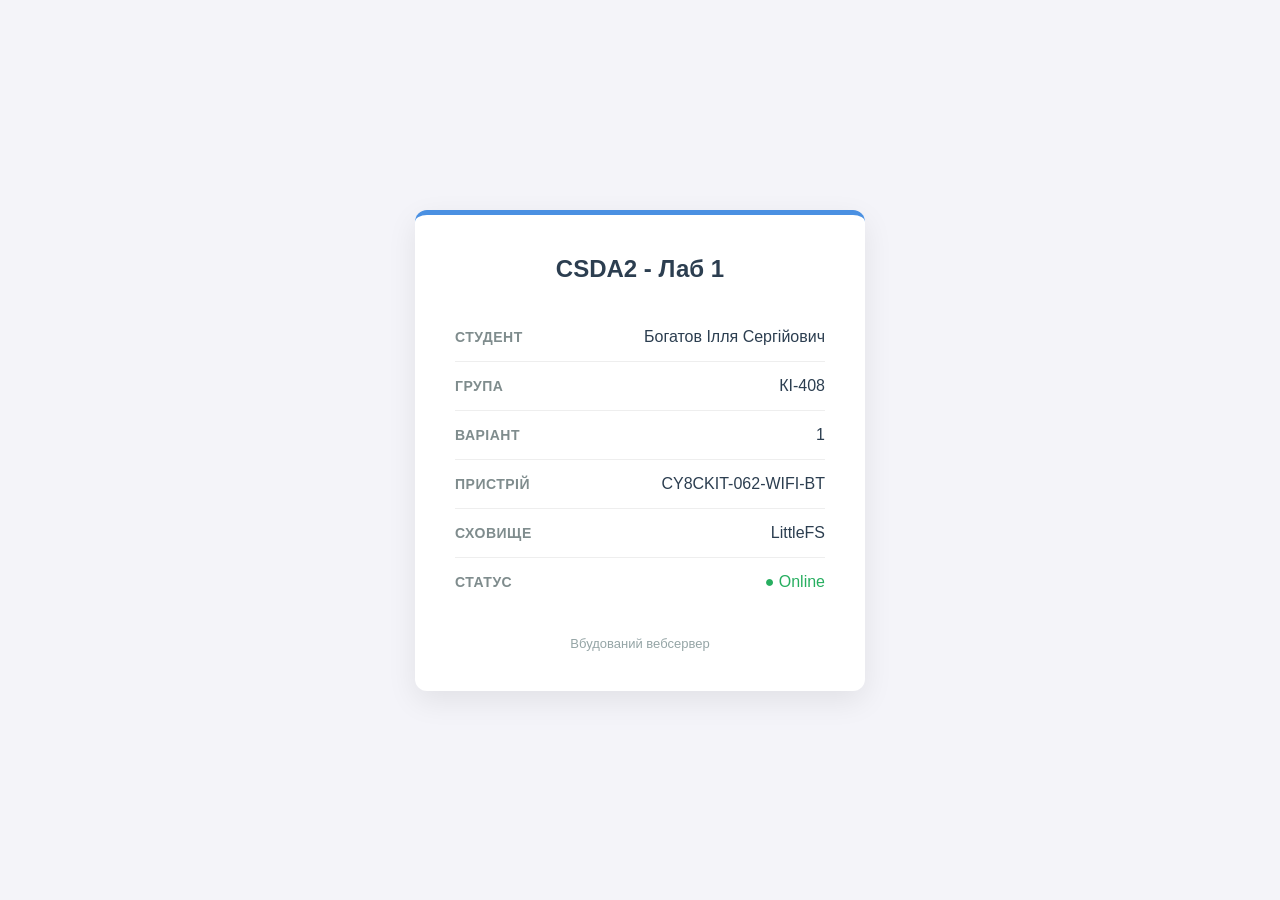
<file: lab1/index.html>
<!DOCTYPE html>
<html lang="uk">

<head>
    <meta charset="UTF-8">
    <meta name="viewport" content="width=device-width, initial-scale=1.0">
    <title>Лабораторна робота 1</title>
    <style>
        * {
            margin: 0;
            padding: 0;
            box-sizing: border-box;
        }

        body {
            font-family: -apple-system, BlinkMacSystemFont, "Segoe UI", Roboto, Helvetica, Arial, sans-serif;
            min-height: 100vh;
            display: flex;
            align-items: center;
            justify-content: center;
            background-color: #f4f4f9;
            color: #333;
            padding: 20px;
        }

        .card {
            background: #ffffff;
            border-radius: 12px;
            padding: 40px;
            max-width: 450px;
            width: 100%;
            box-shadow: 0 10px 30px rgba(0, 0, 0, 0.08);
            border-top: 5px solid #4a90e2;
        }

        h1 {
            text-align: center;
            color: #2c3e50;
            font-size: 24px;
            margin-bottom: 30px;
            font-weight: 600;
        }

        .info-list {
            list-style: none;
        }

        .info-list li {
            padding: 15px 0;
            border-bottom: 1px solid #eee;
            display: flex;
            justify-content: space-between;
            align-items: center;
        }

        .info-list li:last-child {
            border-bottom: none;
        }

        .label {
            font-size: 14px;
            font-weight: 600;
            color: #7f8c8d;
            text-transform: uppercase;
            letter-spacing: 0.5px;
        }

        .value {
            font-size: 16px;
            font-weight: 500;
            color: #2c3e50;
            text-align: right;
        }
        
        .footer {
            margin-top: 30px;
            text-align: center;
            font-size: 13px;
            color: #95a5a6;
        }
    </style>
</head>

<body>
    <div class="card">
        <h1>CSDA2 - Лаб 1</h1>
        <ul class="info-list">
            <li>
                <span class="label">Студент</span>
                <span class="value">Богатов Ілля Сергійович</span>
            </li>
            <li>
                <span class="label">Група</span>
                <span class="value">КІ-408</span>
            </li>
            <li>
                <span class="label">Варіант</span>
                <span class="value">1</span>
            </li>
            <li>
                <span class="label">Пристрій</span>
                <span class="value">CY8CKIT-062-WIFI-BT</span>
            </li>
            <li>
                <span class="label">Сховище</span>
                <span class="value">LittleFS</span>
            </li>
            <li>
                <span class="label">Статус</span>
                <span style="color: #27ae60;" class="value">● Online</span>
            </li>
        </ul>
        <div class="footer">
            Вбудований вебсервер
        </div>
    </div>
</body>

</html>
</file>
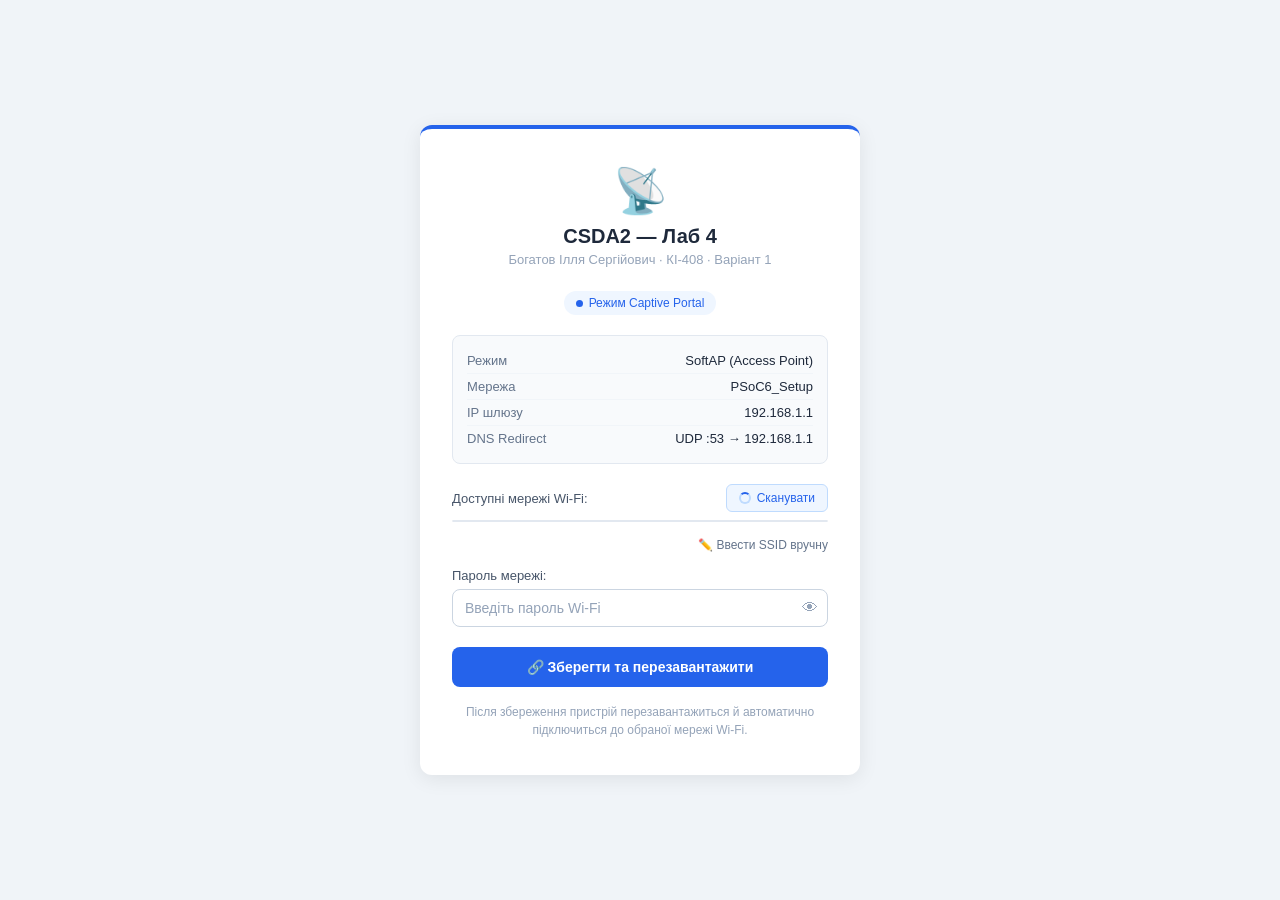
<file: lab4/index.html>
<!DOCTYPE html>
<html lang="uk">

<head>
    <meta charset="UTF-8">
    <meta name="viewport" content="width=device-width, initial-scale=1.0">
    <title>PSoC6 — Налаштування Wi-Fi (Captive Portal)</title>
    <link rel="stylesheet" href="style.css">
</head>

<body>
    <div class="card">
        <!-- Icon -->
        <div class="icon">📡</div>

        <!-- Header -->
        <h1>CSDA2 — Лаб 4</h1>
        <p class="subtitle">Богатов Ілля Сергійович · КІ-408 · Варіант 1</p>

        <!-- Status Badge -->
        <div style="text-align:center">
            <span class="status-badge">
                <span class="dot"></span>
                Режим Captive Portal
            </span>
        </div>

        <!-- Info -->
        <div class="info-section">
            <div class="info-row">
                <span>Режим</span>
                <span>SoftAP (Access Point)</span>
            </div>
            <div class="info-row">
                <span>Мережа</span>
                <span>PSoC6_Setup</span>
            </div>
            <div class="info-row">
                <span>IP шлюзу</span>
                <span>192.168.1.1</span>
            </div>
            <div class="info-row">
                <span>DNS Redirect</span>
                <span>UDP :53 → 192.168.1.1</span>
            </div>
        </div>

        <!-- Form -->
        <form action="/save" method="POST" id="configForm">
            <!-- Hidden field for SSID -->
            <input type="hidden" id="ssidHidden" name="ssid" value="">

            <!-- Label + Scan button -->
            <div class="row-between">
                <label style="margin-bottom:0" for="networkList">Доступні мережі Wi-Fi:</label>
                <button type="button" class="btn-scan" id="btnScan" onclick="simulateScan()">
                    <span class="scan-icon">🔄</span>
                    <span class="spinner"></span>
                    Сканувати
                </button>
            </div>

            <!-- Network list -->
            <div class="network-list-wrap" id="networkListWrap">
                <div class="network-list" id="networkList"></div>
            </div>

            <!-- Manual toggle -->
            <div class="manual-toggle" id="manualToggle" onclick="toggleManualInput()">
                ✏️ Ввести SSID вручну
            </div>

            <!-- Manual SSID input -->
            <div class="manual-input-wrap" id="manualInputWrap">
                <input type="text" id="manualSsid" placeholder="Назва мережі (SSID)"
                    oninput="document.getElementById('ssidHidden').value = this.value">
            </div>

            <!-- Password -->
            <label for="password">Пароль мережі:</label>
            <div class="password-wrap">
                <input type="password" id="password" name="password" placeholder="Введіть пароль Wi-Fi">
                <button type="button" class="toggle-pass" onclick="togglePassword()">👁</button>
            </div>

            <!-- Submit -->
            <button type="submit" class="btn-submit" id="btnSubmit">
                🔗 Зберегти та перезавантажити
            </button>
        </form>

        <!-- Note -->
        <p class="note">
            Після збереження пристрій перезавантажиться й автоматично<br>
            підключиться до обраної мережі Wi-Fi.
        </p>
    </div>

    <script>
        /* ─── State ─── */
        let selectedSSID = '';

        /* ─── Demo networks (replaced by MCU scan in production) ─── */
        const demoNetworks = [
            { ssid: 'HomeNetwork_5G', rssi: -42, security: 'WPA2' },
            { ssid: 'TP-Link_Office', rssi: -55, security: 'WPA2' },
            { ssid: 'IoT_Lab_AP', rssi: -60, security: 'WPA2' },
            { ssid: 'FreeWiFi_Campus', rssi: -68, security: 'Open' },
            { ssid: 'Kyivstar_Guest', rssi: -73, security: 'WPA2' },
            { ssid: 'Vodafone_HotSpot', rssi: -78, security: 'WPA2' },
        ];

        /* ─── Render network list ─── */
        function renderNetworks(networks) {
            const list = document.getElementById('networkList');
            list.innerHTML = '';
            networks.sort((a, b) => b.rssi - a.rssi);

            networks.forEach(net => {
                const item = document.createElement('div');
                item.className = 'network-item';
                item.onclick = () => selectNetwork(net.ssid, item);

                let bars = 1;
                if (net.rssi > -50) bars = 4;
                else if (net.rssi > -60) bars = 3;
                else if (net.rssi > -70) bars = 2;

                item.innerHTML = `
                    <span class="network-name">${net.ssid}</span>
                    <span class="network-meta">
                        <span class="lock-icon">${net.security !== 'Open' ? '🔒' : '🔓'}</span>
                        <span>${net.rssi} dBm</span>
                        <span class="signal-bars">
                            <span class="bar ${bars >= 1 ? 'active' : ''}"></span>
                            <span class="bar ${bars >= 2 ? 'active' : ''}"></span>
                            <span class="bar ${bars >= 3 ? 'active' : ''}"></span>
                            <span class="bar ${bars >= 4 ? 'active' : ''}"></span>
                        </span>
                    </span>`;
                list.appendChild(item);
            });
        }

        /* ─── Select a network ─── */
        function selectNetwork(ssid, element) {
            selectedSSID = ssid;
            document.getElementById('ssidHidden').value = ssid;
            document.querySelectorAll('.network-item').forEach(el => el.classList.remove('selected'));
            element.classList.add('selected');
            document.getElementById('manualInputWrap').classList.remove('active');
            document.getElementById('networkListWrap').classList.remove('hidden');
            document.getElementById('manualToggle').textContent = '✏️ Ввести SSID вручну';
            document.getElementById('password').focus();
        }

        /* ─── Simulate scan ─── */
        function simulateScan() {
            const btn = document.getElementById('btnScan');
            btn.classList.add('loading');
            setTimeout(() => {
                renderNetworks(demoNetworks);
                btn.classList.remove('loading');
            }, 1200);
        }

        /* ─── Toggle manual SSID input ─── */
        function toggleManualInput() {
            const wrap = document.getElementById('manualInputWrap');
            const listWrap = document.getElementById('networkListWrap');
            const toggle = document.getElementById('manualToggle');

            if (wrap.classList.contains('active')) {
                wrap.classList.remove('active');
                listWrap.classList.remove('hidden');
                toggle.textContent = '✏️ Ввести SSID вручну';
            } else {
                wrap.classList.add('active');
                listWrap.classList.add('hidden');
                toggle.textContent = '📋 Показати список мереж';
                document.getElementById('manualSsid').focus();
            }
        }

        /* ─── Toggle password visibility ─── */
        function togglePassword() {
            const input = document.getElementById('password');
            const btn = input.nextElementSibling;
            if (input.type === 'password') {
                input.type = 'text';
                btn.textContent = '🔒';
            } else {
                input.type = 'password';
                btn.textContent = '👁';
            }
        }

        /* ─── Form validation ─── */
        document.getElementById('configForm').addEventListener('submit', function (e) {
            const ssid = document.getElementById('ssidHidden').value.trim();
            if (!ssid) {
                e.preventDefault();
                alert('Будь ласка, виберіть мережу або введіть SSID вручну.');
                return;
            }
            const btn = document.getElementById('btnSubmit');
            btn.textContent = '⏳ Збереження...';
            btn.style.opacity = '0.7';
            btn.style.pointerEvents = 'none';
        });

        /* ─── Initial scan ─── */
        window.addEventListener('DOMContentLoaded', () => simulateScan());
    </script>
</body>

</html>
</file>
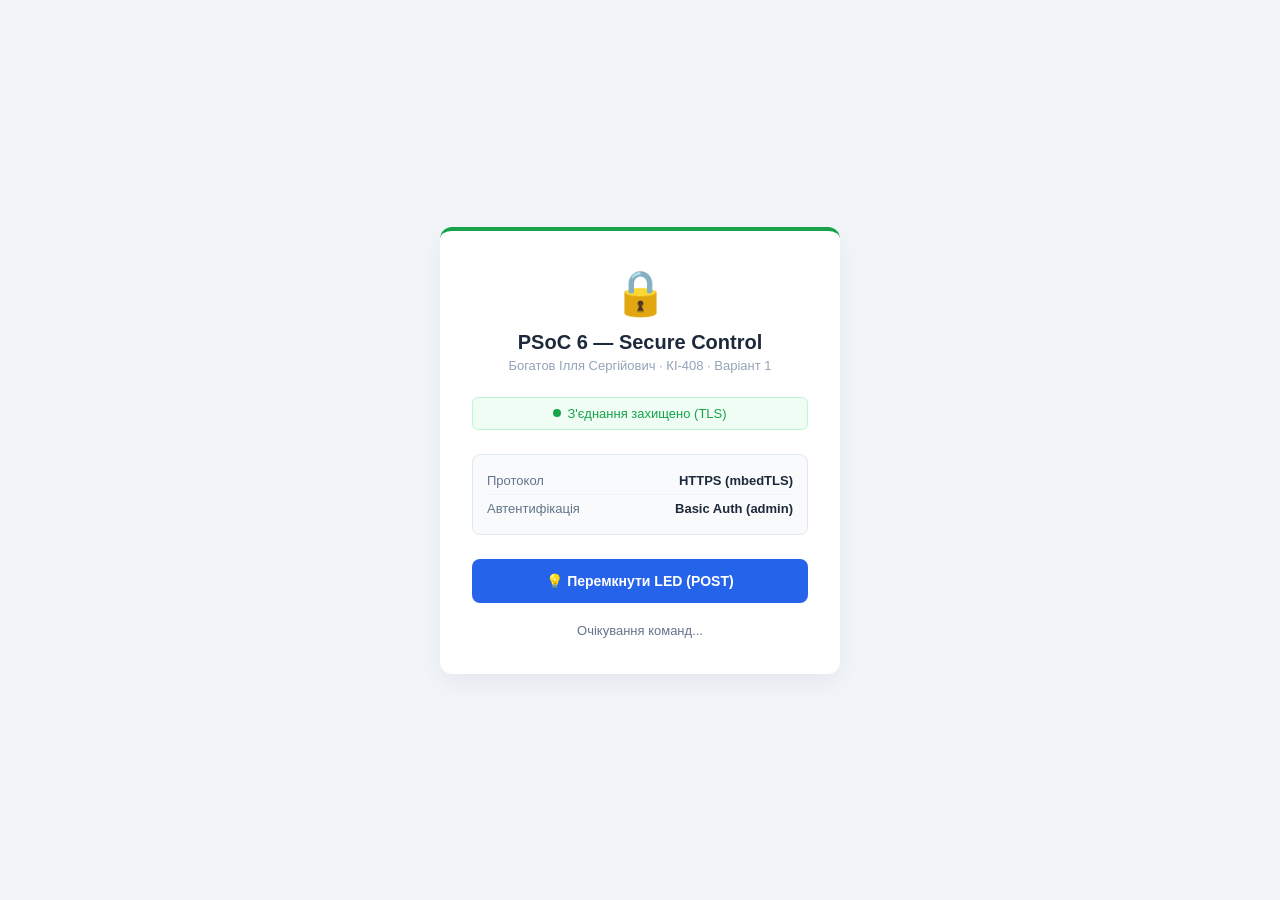
<file: lab5/index.html>
<!DOCTYPE html>
<html lang="uk">
<head>
    <meta charset="UTF-8">
    <meta name="viewport" content="width=device-width, initial-scale=1.0">
    <title>Захищена панель (HTTPS)</title>
    <link rel="stylesheet" href="style.css">
</head>
<body>
    <div class="card">
        <div class="icon">🔒</div>
        <h1>PSoC 6 — Secure Control</h1>
        <p class="subtitle">Богатов Ілля Сергійович · КІ-408 · Варіант 1</p>

        <div class="status-badge">
            <span class="dot"></span>
            З'єднання захищено (TLS)
        </div>

        <div class="info-section">
            <div class="info-row">
                <span>Протокол</span>
                <span>HTTPS (mbedTLS)</span>
            </div>
            <div class="info-row">
                <span>Автентифікація</span>
                <span>Basic Auth (admin)</span>
            </div>
        </div>

        <div class="btn-group">
            <button class="btn-action" onclick="toggleLed()">
                💡 Перемкнути LED (POST)
            </button>
        </div>

        <p class="note" id="serverMsg">Очікування команд...</p>
    </div>

    <script>
        function toggleLed() {
            const btn = document.querySelector('.btn-action');
            const msg = document.getElementById('serverMsg');
            
            btn.textContent = "Обробка...";
            btn.style.opacity = '0.7';

            fetch('/api/led', {
                method: 'POST',
                headers: {
                    'Content-Type': 'application/json'
                }
                // Браузер автоматично додасть заголовок Authorization, оскільки ми вже ввійшли
            })
            .then(res => {
                if(res.status === 401) {
                    msg.textContent = "Помилка авторизації!";
                    throw new Error("Unauthorized");
                }
                return res.json();
            })
            .then(data => {
                msg.textContent = data.led ? "Світлодіод УВІМКНЕНО" : "Світлодіод ВИМКНЕНО";
                msg.style.color = "#2563eb";
            })
            .catch(err => {
                console.error(err);
                if(msg.textContent !== "Помилка авторизації!") {
                    msg.textContent = "Помилка з'єднання.";
                    msg.style.color = "red";
                }
            })
            .finally(() => {
                btn.textContent = "💡 Перемкнути LED (POST)";
                btn.style.opacity = '1';
            });
        }
    </script>
</body>
</html>
</file>
<file: lab4/style.css>
/* ── Reset ── */
*,
*::before,
*::after {
    margin: 0;
    padding: 0;
    box-sizing: border-box;
}

/* ── Body ── */
body {
    font-family: -apple-system, BlinkMacSystemFont, "Segoe UI", Roboto, Helvetica, Arial, sans-serif;
    min-height: 100vh;
    display: flex;
    align-items: center;
    justify-content: center;
    background: #f0f4f8;
    color: #333;
    padding: 20px;
}

/* ── Card ── */
.card {
    background: #fff;
    border-radius: 12px;
    padding: 36px 32px;
    max-width: 440px;
    width: 100%;
    box-shadow: 0 4px 20px rgba(0, 0, 0, 0.08);
    border-top: 4px solid #2563eb;
}

/* ── Icon ── */
.icon {
    text-align: center;
    font-size: 44px;
    margin-bottom: 8px;
}

/* ── Heading ── */
h1 {
    text-align: center;
    font-size: 20px;
    font-weight: 700;
    color: #1e293b;
    margin-bottom: 4px;
}

.subtitle {
    text-align: center;
    font-size: 13px;
    color: #94a3b8;
    margin-bottom: 24px;
}

/* ── Status badge ── */
.status-badge {
    display: inline-flex;
    align-items: center;
    gap: 6px;
    font-size: 12px;
    padding: 5px 12px;
    border-radius: 20px;
    background: #eff6ff;
    color: #2563eb;
    margin-bottom: 20px;
}

.status-badge .dot {
    width: 7px;
    height: 7px;
    border-radius: 50%;
    background: #2563eb;
    animation: blink 1.4s ease-in-out infinite;
}

@keyframes blink {
    0%, 100% { opacity: 1; }
    50% { opacity: .3; }
}

/* ── Info section ── */
.info-section {
    margin-bottom: 20px;
    padding: 12px 14px;
    background: #f8fafc;
    border-radius: 8px;
    border: 1px solid #e2e8f0;
}

.info-row {
    display: flex;
    justify-content: space-between;
    font-size: 13px;
    padding: 5px 0;
    color: #64748b;
}

.info-row + .info-row {
    border-top: 1px solid #f1f5f9;
}

.info-row span:last-child {
    color: #1e293b;
    font-weight: 500;
}

/* ── Form elements ── */
label {
    display: block;
    font-size: 13px;
    font-weight: 500;
    margin-bottom: 6px;
    color: #475569;
}

select,
input[type="password"],
input[type="text"] {
    width: 100%;
    padding: 10px 12px;
    border-radius: 8px;
    border: 1px solid #cbd5e1;
    background: #fff;
    color: #1e293b;
    font-size: 14px;
    font-family: inherit;
    margin-bottom: 16px;
    outline: none;
    transition: border-color .2s, box-shadow .2s;
}

select:focus,
input:focus {
    border-color: #2563eb;
    box-shadow: 0 0 0 3px rgba(37, 99, 235, 0.12);
}

::placeholder {
    color: #94a3b8;
}

/* ── Password wrapper ── */
.password-wrap {
    position: relative;
}

.password-wrap input {
    padding-right: 40px;
}

.toggle-pass {
    position: absolute;
    right: 10px;
    top: 10px;
    background: none;
    border: none;
    color: #94a3b8;
    cursor: pointer;
    font-size: 16px;
    padding: 0;
    width: auto;
    transition: color .2s;
}

.toggle-pass:hover {
    color: #2563eb;
}

/* ── Submit button ── */
.btn-submit {
    width: 100%;
    padding: 12px;
    border: none;
    border-radius: 8px;
    background: #2563eb;
    color: #fff;
    font-size: 14px;
    font-weight: 600;
    cursor: pointer;
    transition: background .2s;
    margin-top: 4px;
}

.btn-submit:hover {
    background: #1d4ed8;
}

.btn-submit:active {
    background: #1e40af;
}

/* ── Footer note ── */
.note {
    font-size: 12px;
    color: #94a3b8;
    text-align: center;
    margin-top: 16px;
    line-height: 1.5;
}

/* ── Scan button ── */
.btn-scan {
    display: inline-flex;
    align-items: center;
    gap: 6px;
    background: #eff6ff;
    border: 1px solid #bfdbfe;
    color: #2563eb;
    padding: 6px 12px;
    border-radius: 6px;
    font-size: 12px;
    cursor: pointer;
    transition: background .2s;
}

.btn-scan:hover {
    background: #dbeafe;
}

.btn-scan .spinner {
    display: none;
    width: 12px;
    height: 12px;
    border: 2px solid #bfdbfe;
    border-top-color: #2563eb;
    border-radius: 50%;
    animation: spin .6s linear infinite;
}

.btn-scan.loading .spinner {
    display: inline-block;
}

.btn-scan.loading .scan-icon {
    display: none;
}

@keyframes spin {
    to { transform: rotate(360deg); }
}

/* ── Network list ── */
.network-list {
    max-height: 200px;
    overflow-y: auto;
    margin-bottom: 16px;
    border-radius: 8px;
    border: 1px solid #e2e8f0;
}

.network-item {
    display: flex;
    align-items: center;
    justify-content: space-between;
    padding: 10px 12px;
    cursor: pointer;
    transition: background .15s;
    border-bottom: 1px solid #f1f5f9;
}

.network-item:last-child {
    border-bottom: none;
}

.network-item:hover {
    background: #eff6ff;
}

.network-item.selected {
    background: #dbeafe;
    border-left: 3px solid #2563eb;
}

.network-name {
    font-size: 14px;
    font-weight: 500;
    color: #1e293b;
}

.network-meta {
    display: flex;
    align-items: center;
    gap: 8px;
    font-size: 11px;
    color: #94a3b8;
}

/* ── Signal bars ── */
.signal-bars {
    display: flex;
    align-items: flex-end;
    gap: 2px;
    height: 14px;
}

.signal-bars .bar {
    width: 3px;
    border-radius: 1px;
    background: #e2e8f0;
}

.signal-bars .bar.active {
    background: #2563eb;
}

.signal-bars .bar:nth-child(1) { height: 4px; }
.signal-bars .bar:nth-child(2) { height: 7px; }
.signal-bars .bar:nth-child(3) { height: 10px; }
.signal-bars .bar:nth-child(4) { height: 14px; }

.lock-icon {
    font-size: 12px;
}

/* ── Scrollbar ── */
.network-list::-webkit-scrollbar {
    width: 4px;
}

.network-list::-webkit-scrollbar-track {
    background: transparent;
}

.network-list::-webkit-scrollbar-thumb {
    background: #cbd5e1;
    border-radius: 2px;
}

/* ── Manual SSID toggle ── */
.manual-toggle {
    font-size: 12px;
    color: #64748b;
    text-align: right;
    margin-bottom: 16px;
    cursor: pointer;
    transition: color .2s;
}

.manual-toggle:hover {
    color: #2563eb;
}

.manual-input-wrap {
    display: none;
    margin-bottom: 16px;
}

.manual-input-wrap.active {
    display: block;
}

.network-list-wrap.hidden {
    display: none;
}

/* ── Hidden SSID field ── */
#ssidHidden {
    display: none;
}

/* ── Row utility ── */
.row-between {
    display: flex;
    justify-content: space-between;
    align-items: center;
    margin-bottom: 8px;
}
</file>
<file: lab5/style.css>
/* ── Reset ── */
*,
*::before,
*::after {
    margin: 0;
    padding: 0;
    box-sizing: border-box;
}

/* ── Body ── */
body {
    font-family: -apple-system, BlinkMacSystemFont, "Segoe UI", Roboto, Helvetica, Arial, sans-serif;
    min-height: 100vh;
    display: flex;
    align-items: center;
    justify-content: center;
    background: #f1f5f9;
    color: #333;
    padding: 20px;
}

/* ── Card ── */
.card {
    background: #fff;
    border-radius: 12px;
    padding: 36px 32px;
    max-width: 400px;
    width: 100%;
    box-shadow: 0 10px 25px rgba(0, 0, 0, 0.05);
    border-top: 4px solid #16a34a; /* Green to indicate secure status */
}

/* ── Icon ── */
.icon {
    text-align: center;
    font-size: 44px;
    margin-bottom: 12px;
}

/* ── Heading ── */
h1 {
    text-align: center;
    font-size: 20px;
    font-weight: 700;
    color: #1e293b;
    margin-bottom: 4px;
}

.subtitle {
    text-align: center;
    font-size: 13px;
    color: #94a3b8;
    margin-bottom: 24px;
}

/* ── Status badge ── */
.status-badge {
    display: flex;
    align-items: center;
    justify-content: center;
    gap: 6px;
    font-size: 13px;
    font-weight: 500;
    padding: 8px 12px;
    border-radius: 6px;
    background: #f0fdf4;
    color: #16a34a;
    margin-bottom: 24px;
    border: 1px solid #bbf7d0;
}

.status-badge .dot {
    width: 8px;
    height: 8px;
    border-radius: 50%;
    background: #16a34a;
}

/* ── Info section ── */
.info-section {
    margin-bottom: 24px;
    padding: 12px 14px;
    background: #f8fafc;
    border-radius: 8px;
    border: 1px solid #e2e8f0;
}

.info-row {
    display: flex;
    justify-content: space-between;
    font-size: 13px;
    padding: 6px 0;
    color: #64748b;
}

.info-row + .info-row {
    border-top: 1px solid #f1f5f9;
}

.info-row span:last-child {
    color: #1e293b;
    font-weight: 600;
}

/* ── Action button ── */
.btn-action {
    width: 100%;
    padding: 14px;
    border: none;
    border-radius: 8px;
    background: #2563eb;
    color: #fff;
    font-size: 14px;
    font-weight: 600;
    cursor: pointer;
    transition: background .2s, transform .1s;
}

.btn-action:hover {
    background: #1d4ed8;
}

.btn-action:active {
    background: #1e40af;
    transform: scale(0.98);
}

/* ── Note ── */
.note {
    font-size: 13px;
    color: #64748b;
    text-align: center;
    margin-top: 20px;
    font-weight: 500;
}
</file>
